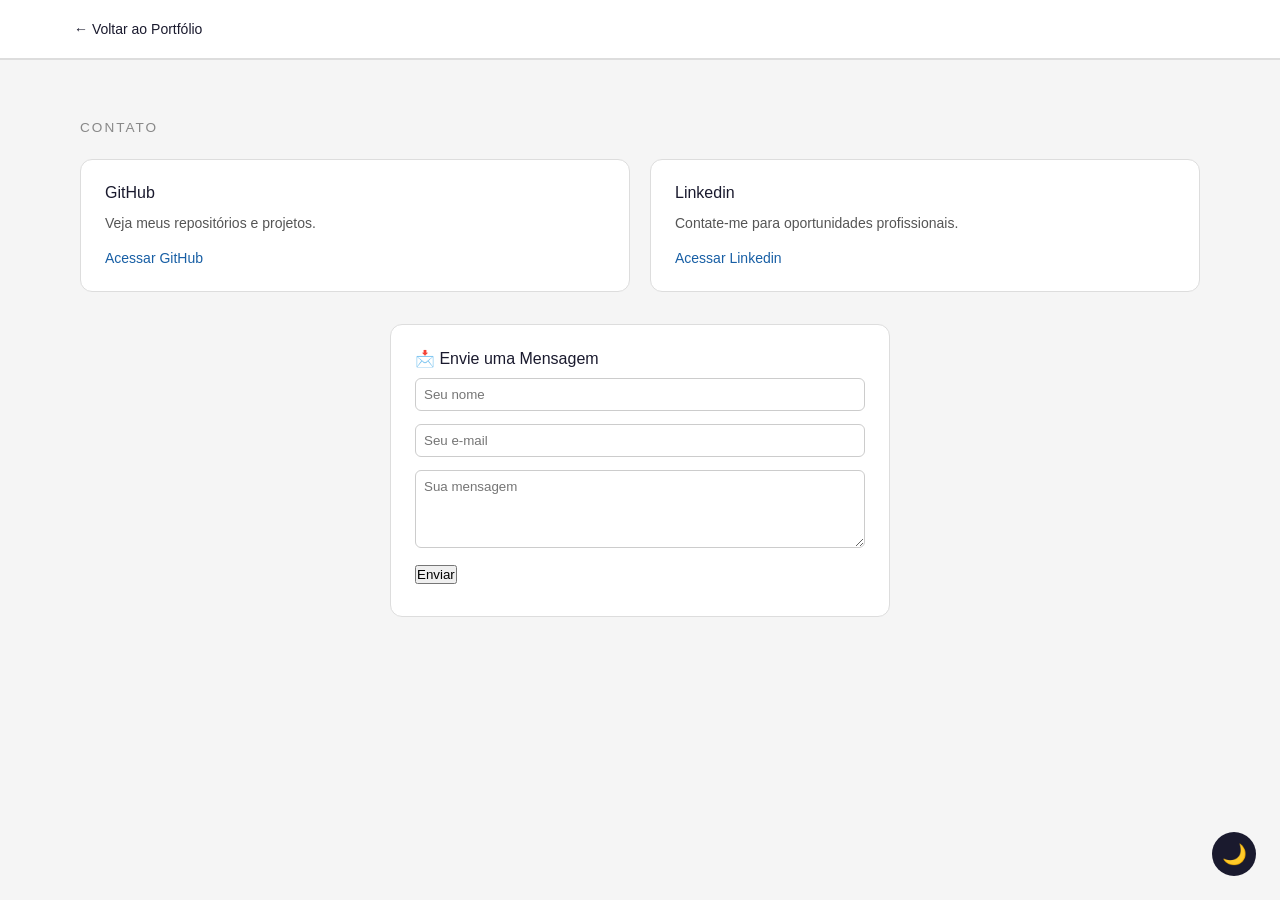
<file: contatos.html>
<!DOCTYPE html>
<html lang="pt-BR">
<head>
    <meta charset="UTF-8">
    <meta name="viewport" content="width=device-width, initial-scale=1.0">
    <title>Contato - Caio Freitas</title>
    <link rel="stylesheet" href="parte.css">
</head>
<body>

    <!-- Botão Dark Mode -->
    <button id="toggle-dark" onclick="toggleDark()">🌙</button>

    <!-- Cabeçalho -->
    <header>
        <nav>
            <a href="index.html">← Voltar ao Portfólio</a>
        </nav>
    </header>

    <!-- Contato -->
    <section id="contato">
        <h2>Contato</h2>
        <div class="grade-projetos">

            <div class="card-projeto">
                <h3>GitHub</h3>
                <p>Veja meus repositórios e projetos.</p>
                <a href="https://github.com/caiofreitas23" target="_blank">Acessar GitHub</a>
            </div>

            <div class="card-projeto">
                <h3>Linkedin</h3>
                <p>Contate-me para oportunidades profissionais.</p>
                <a href="https://www.linkedin.com/in/caiofamedeiros" target="_blank">Acessar Linkedin</a>
            </div>

        </div>

        <!-- Formulário de contato -->
        <div class="card-projeto" style="max-width: 500px; margin: 2rem auto;">
            <h3>📩 Envie uma Mensagem</h3>
            <input type="text" id="nome" placeholder="Seu nome" style="width:100%; margin-bottom:0.8rem; padding:0.5rem; border-radius:6px; border:1px solid #ccc;"/>
            <input type="email" id="email" placeholder="Seu e-mail" style="width:100%; margin-bottom:0.8rem; padding:0.5rem; border-radius:6px; border:1px solid #ccc;"/>
            <textarea id="mensagem" placeholder="Sua mensagem" rows="4" style="width:100%; margin-bottom:0.8rem; padding:0.5rem; border-radius:6px; border:1px solid #ccc;"></textarea>
            <button onclick="enviarMensagem()">Enviar</button>
            <p id="feedback-envio" style="margin-top:0.5rem;"></p>
        </div>

    </section>

    <script src="paginicial.js"></script>
</body>
</html>
</file>
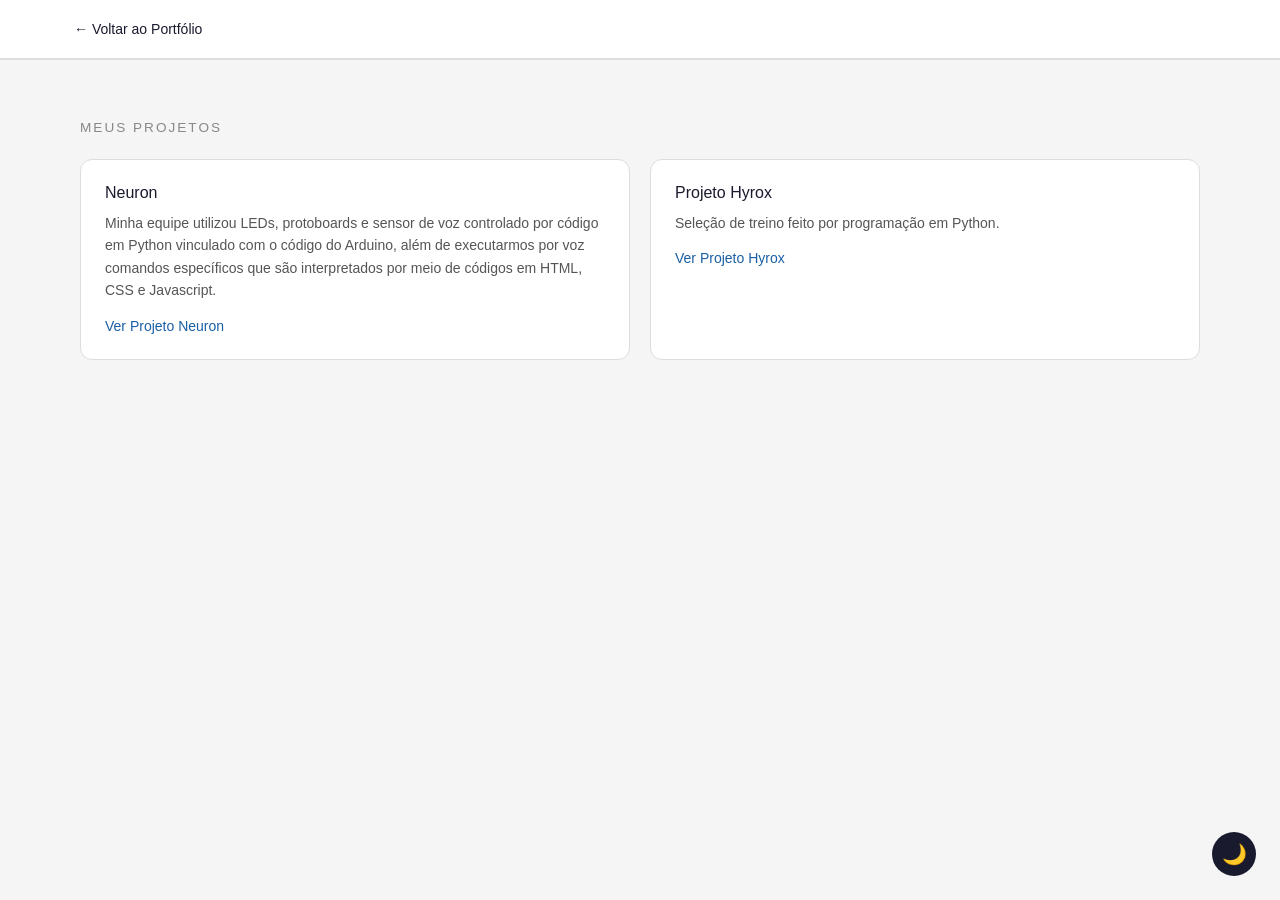
<file: projetos.html>
<!DOCTYPE html>
<html lang="pt-BR">
<head>
    <meta charset="UTF-8">
    <meta name="viewport" content="width=device-width, initial-scale=1.0">
    <title>Projetos - Caio Freitas</title>
    <link rel="stylesheet" href="parte.css">
</head>
<body>

    <!-- Botão Dark Mode -->
    <button id="toggle-dark" onclick="toggleDark()">🌙</button>

    <!-- Cabeçalho -->
    <header>
        <nav>
            <a href="index.html">← Voltar ao Portfólio</a>
        </nav>
    </header>

    <!-- Projetos -->
    <section id="projetos">
        <h2>Meus Projetos</h2>
        <div class="grade-projetos">

            <div class="card-projeto">
                <h3>Neuron</h3>
                <p>Minha equipe utilizou LEDs, protoboards e sensor de voz controlado por código em Python vinculado com o código do Arduino, além de executarmos por voz comandos específicos que são interpretados por meio de códigos em HTML, CSS e Javascript.</p>
                <a href="https://sites.google.com/cesar.school/grupo-17-projeto/home" target="_blank">Ver Projeto Neuron</a>
            </div>

            <div class="card-projeto">
                <h3>Projeto Hyrox</h3>
                <p>Seleção de treino feito por programação em Python.</p>
                <a href="https://github.com/analu-dev/projeto-grupo-7/blob/main/ORIGINAIS%20-%20ESQUE%C3%87AM/hyrox-tabelasep.py" target="_blank">Ver Projeto Hyrox</a>
            </div>

        </div>
    </section>

    <script src="paginicial.js"></script>
</body>
</html>
</file>
<file: parte.css>
/* Configurações básicas */
* {
    margin: 0;
    padding: 0;
    box-sizing: border-box;
    font-family: Comfortaa, sans-serif;
    scroll-behavior: smooth;
}

/* LIGHT MODE (padrão) */
body {
    background-color: #f5f5f5;
    color: #1a1a2e;
    transition: background-color 0.3s, color 0.3s;
}

header {
    background-color: #ffffff;
    color: #1a1a2e;
    display: flex;
    justify-content: space-between;
    align-items: center;
    padding: 20px 50px;
    position: sticky;
    top: 0;
    z-index: 100;
    border-bottom: 0.5px solid #ddd;
}

header nav a {
    color: #1a1a2e;
    text-decoration: none;
    margin-left: 24px;
    font-size: 14px;
    transition: color 0.2s;
}

header nav a:hover {
    color: #185fa5;
}

.hero {
    background-color: #e8f0fe;
    color: #1a1a2e;
    display: flex;
    align-items: center;
    gap: 40px;
    padding: 80px 80px;
}

.hero-texto h1 {
    font-size: 2.5rem;
    font-weight: bold;
    margin-bottom: 8px;
    color: #1a1a2e;
}

.hero-texto p {
    color: #185fa5;
    font-size: 1rem;
}

.foto-perfil {
    width: 150px;
    height: 150px;
    border-radius: 50%;
    object-fit: cover;
    border: 3px solid #185fa5;
    flex-shrink: 0;
}

section {
    padding: 60px 80px;
    border-top: 0.5px solid #ddd;
}

section h2 {
    font-size: 0.85rem;
    font-weight: 500;
    color: #888;
    text-transform: uppercase;
    letter-spacing: 2px;
    margin-bottom: 24px;
}

section p {
    color: #333;
    line-height: 1.8;
    max-width: 640px;
}

/*LINGUAGENS*/
:root {
    --bg-card: #1e1e24;
    --text-color: #ffffff;
    --accent-color: #00adb5;
}

.skills-container {
    text-align: center;
    padding: 50px 20px;
}

.skills-grid {
    display: grid;
    grid-template-columns: repeat(auto-fit, minmax(120px, 1fr));
    gap: 20px;
    max-width: 800px;
    margin: 30px auto 0 auto;
}

.skill-card {
    background-color: var(--bg-card);
    padding: 20px;
    border-radius: 10px;
    transition: transform 0.3s ease, box-shadow 0.3s ease;
    display: flex;
    flex-direction: column;
    align-items: center;
    gap: 10px;
}

/* Efeito ao passar o mouse */
.skill-card:hover {
    transform: translateY(-5px);
    box-shadow: 0 10px 20px rgba(0, 173, 181, 0.2);
    border: 1px solid var(--accent-color);
}

.skill-card img {
    width: 50px;
    height: 50px;
    object-fit: contain;
}

.skill-card p {
    color: var(--text-color);
    font-size: 0.95rem;
    font-weight: 500;
    margin: 0;
}

.grade-projetos {
    display: grid;
    grid-template-columns: repeat(auto-fit, minmax(260px, 1fr));
    gap: 20px;
    margin-bottom: 20px;
}

.card-projeto {
    background-color: #ffffff;
    border: 0.5px solid #ddd;
    border-radius: 12px;
    padding: 24px;
    transition: border-color 0.2s;
}

.card-projeto:hover {
    border-color: #185fa5;
}

.card-projeto h3 {
    font-size: 1rem;
    font-weight: 500;
    margin-bottom: 10px;
    color: #1a1a2e;
}

.card-projeto p {
    font-size: 0.875rem;
    color: #555;
    line-height: 1.6;
}

.card-projeto a {
    display: inline-block;
    margin-top: 16px;
    font-size: 0.875rem;
    color: #185fa5;
    text-decoration: none;
}

.card-projeto a:hover {
    text-decoration: underline;
}

/* Formulário de Contato */
#formulario-contato {
    padding: 60px 80px;
    border-top: 0.5px solid #ddd;
}

.formulario-wrapper {
    max-width: 560px;
    display: flex;
    flex-direction: column;
    gap: 20px;
}

.campo {
    display: flex;
    flex-direction: column;
    gap: 6px;
}

.campo label {
    font-size: 0.8rem;
    text-transform: uppercase;
    letter-spacing: 1.5px;
    color: #888;
}

.campo input,
.campo textarea {
    background-color: #ffffff;
    border: 0.5px solid #ddd;
    border-radius: 8px;
    padding: 12px 16px;
    color: #1a1a2e;
    font-family: Comfortaa, sans-serif;
    font-size: 0.9rem;
    outline: none;
    transition: border-color 0.2s;
    resize: vertical;
}

.campo input:focus,
.campo textarea:focus {
    border-color: #185fa5;
}

.campo input::placeholder,
.campo textarea::placeholder {
    color: #aaa;
}

.btn-enviar {
    background-color: #185fa5;
    color: #ffffff;
    border: none;
    border-radius: 8px;
    padding: 12px 28px;
    font-family: Comfortaa, sans-serif;
    font-size: 0.9rem;
    font-weight: bold;
    cursor: pointer;
    align-self: flex-start;
    transition: background-color 0.2s;
}

.btn-enviar:hover {
    background-color: #1a4f8a;
}

#feedback-envio {
    font-size: 0.85rem;
    color: #2f855a;
}

footer {
    background-color: #ffffff;
    padding: 40px 80px;
    border-top: 0.5px solid #ddd;
    display: flex;
    justify-content: space-between;
    align-items: center;
    flex-wrap: wrap;
    gap: 16px;
}

footer h2 {
    font-size: 0.85rem;
    color: #888;
    text-transform: uppercase;
    letter-spacing: 2px;
    margin-bottom: 12px;
}

footer a {
    color: #185fa5;
    text-decoration: none;
    margin-left: 16px;
    font-size: 14px;
}

footer a:hover {
    text-decoration: underline;
}

/* Botão Dark Mode */
#toggle-dark {
    position: fixed;
    bottom: 24px;
    right: 24px;
    background: #1a1a2e;
    color: white;
    border: none;
    border-radius: 50%;
    width: 44px;
    height: 44px;
    font-size: 20px;
    cursor: pointer;
    z-index: 999;
    transition: background 0.3s;
}

/* DARK MODE */
body.dark {
    background-color: #0f0f1a;
    color: #e2e8f0;
}

body.dark header {
    background-color: #1a1a2e;
    border-bottom: 0.5px solid #2d2d4e;
}

body.dark header nav a {
    color: #a0aec0;
}

body.dark header nav a:hover {
    color: #63b3ed;
}

body.dark .hero {
    background-color: #16213e;
    color: #e2e8f0;
}

body.dark .hero-texto h1 {
    color: #e2e8f0;
}

body.dark .hero-texto p {
    color: #63b3ed;
}

body.dark section {
    border-top: 0.5px solid #2d2d4e;
}

body.dark section h2 {
    color: #a0aec0;
}

body.dark section p {
    color: #cbd5e0;
}

body.dark .card-projeto {
    background-color: #1a1a2e;
    border: 0.5px solid #2d2d4e;
}

body.dark .card-projeto:hover {
    border-color: #63b3ed;
}

body.dark .card-projeto h3 {
    color: #e2e8f0;
}

body.dark .card-projeto p {
    color: #a0aec0;
}

body.dark .card-projeto a {
    color: #63b3ed;
}

body.dark #formulario-contato {
    border-top: 0.5px solid #2d2d4e;
}

body.dark .campo label {
    color: #a0aec0;
}

body.dark .campo input,
body.dark .campo textarea {
    background-color: #1a1a2e;
    border-color: #2d2d4e;
    color: #e2e8f0;
}

body.dark .campo input:focus,
body.dark .campo textarea:focus {
    border-color: #63b3ed;
}

body.dark .campo input::placeholder,
body.dark .campo textarea::placeholder {
    color: #4a5568;
}

body.dark .btn-enviar {
    background-color: #63b3ed;
    color: #0f0f1a;
}

body.dark .btn-enviar:hover {
    background-color: #4299e1;
}

body.dark #feedback-envio {
    color: #68d391;
}

body.dark footer {
    background-color: #1a1a2e;
    border-top: 0.5px solid #2d2d4e;
}

body.dark footer h2 {
    color: #a0aec0;
}

body.dark footer a {
    color: #63b3ed;
}

body.dark #toggle-dark {
    background: #e2e8f0;
    color: #1a1a2e;
}
</file>
